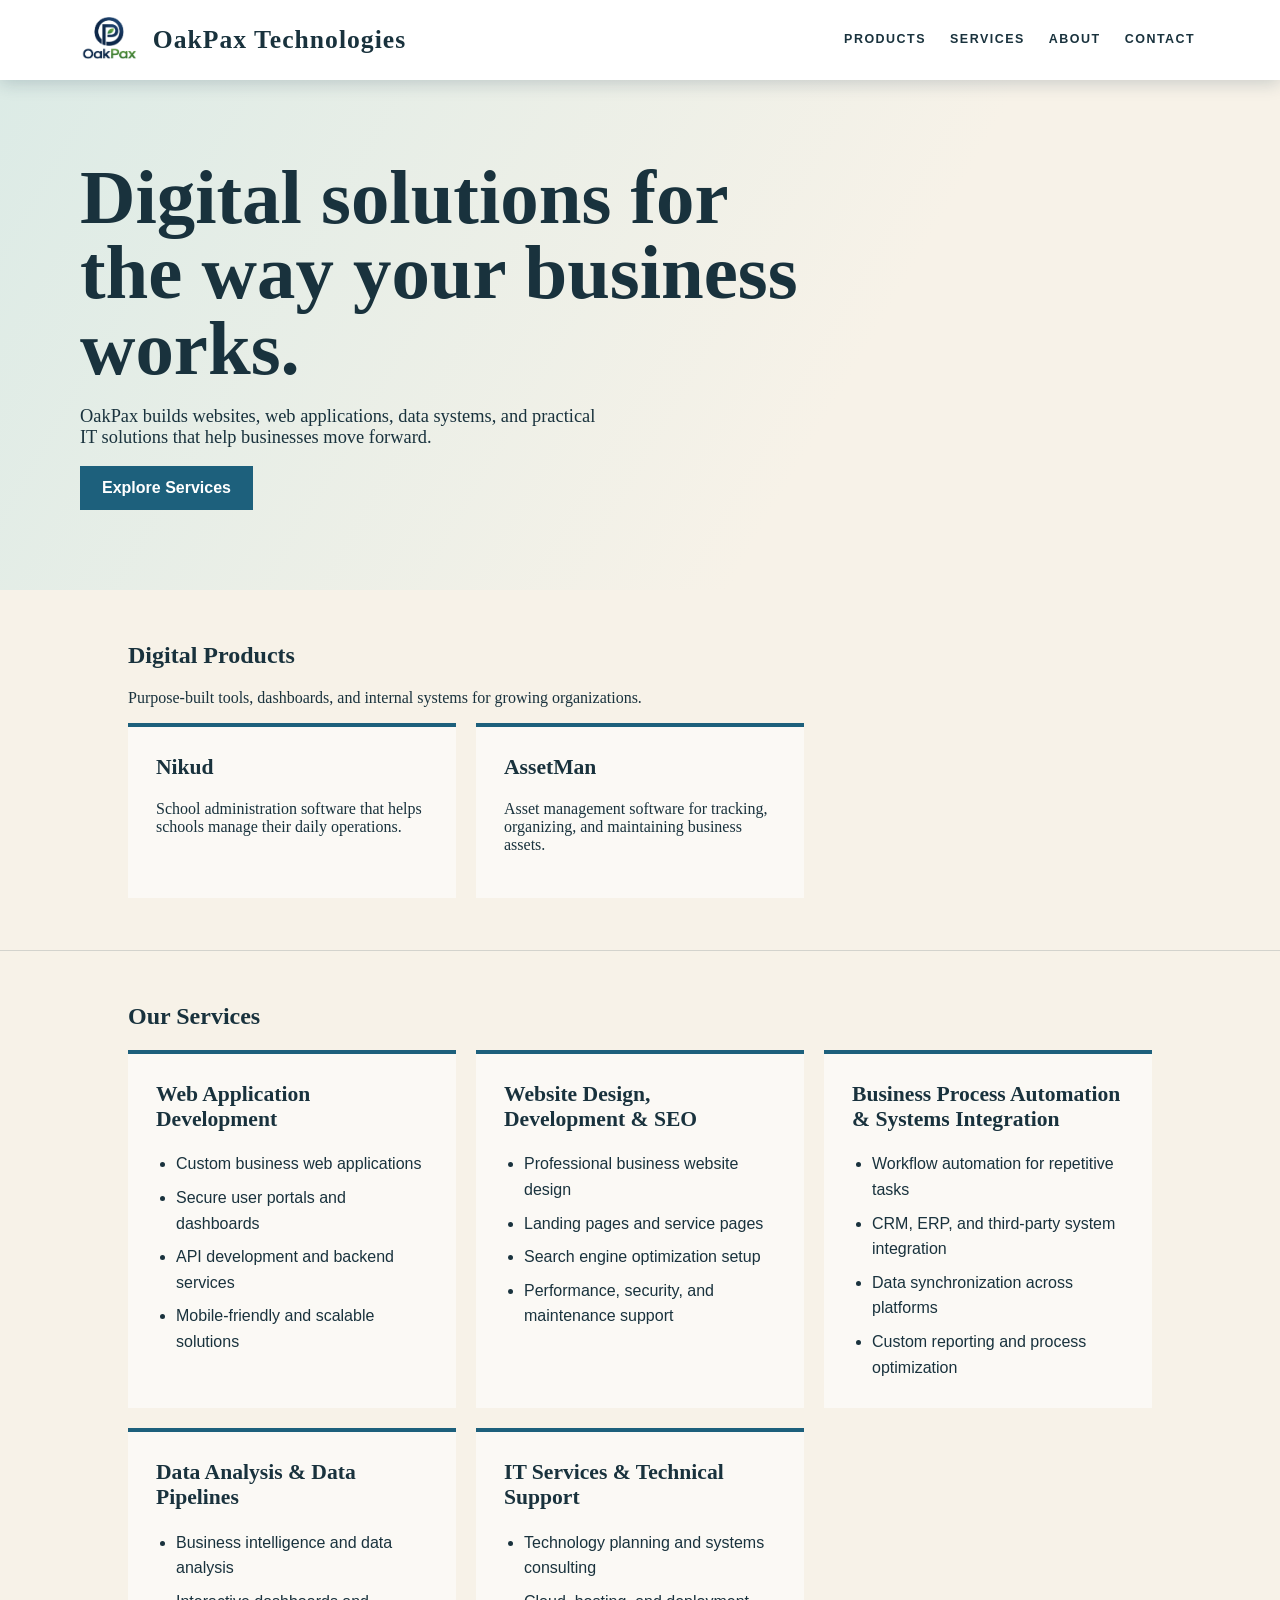
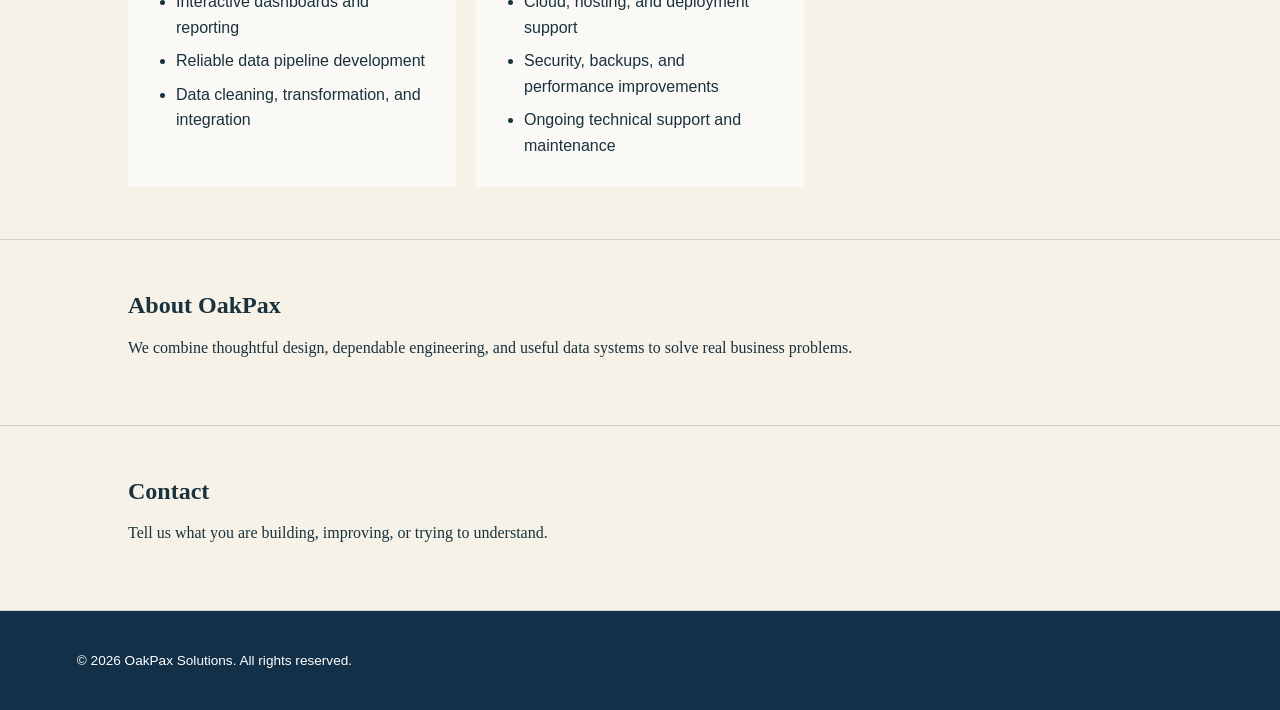
<file: index.html>
﻿<!DOCTYPE html>
<html lang="en">
<head>
    <meta charset="UTF-8">
    <meta name="viewport" content="width=device-width, initial-scale=1.0">
    <title>OakPax | Web & Mobile Apps &amp; IT Services</title>
    <link rel="stylesheet" href="styles.css">
</head>
<body>

    <header>
        <div class="header-brand">
            <a class="logo-link" href="#hero" aria-label="Go to OakPax home">
                <img class="site-logo" src="assets/icons/logo.png" alt="OakPax Technologies logo">
            </a>
            <h1>OakPax Technologies</h1>
        </div>
        <nav class="menu-grid desktop-menu" aria-label="Primary navigation">
            <a href="#products">Products</a>
            <a href="#services">Services</a>
            <a href="#about">About</a>
            <a href="#contact">Contact</a>
        </nav>
        <details class="mobile-menu">
            <summary>Menu</summary>
            <nav class="menu-grid" aria-label="Mobile navigation">
                <a href="#products">Products</a>
                <a href="#services">Services</a>
                <a href="#about">About</a>
                <a href="#contact">Contact</a>
            </nav>
        </details>
    </header>

    <section id="hero">
        <h2>Digital solutions for the way your business works.</h2>
        <p>OakPax builds websites, web applications, data systems, and practical IT solutions that help businesses move forward.</p>
        <a class="hero-action" href="#services">Explore Services</a>
    </section>

    <section id="products">
        <h2>Digital Products</h2>
        <p>Purpose-built tools, dashboards, and internal systems for growing organizations.</p>
        <div class="service-grid">
            <article class="service-card">
                <h3>Nikud</h3>
                <p>School administration software that helps schools manage their daily operations.</p>
            </article>

            <article class="service-card">
                <h3>AssetMan</h3>
                <p>Asset management software for tracking, organizing, and maintaining business assets.</p>
            </article>
        </div>
    </section>

    <section id="services">
        <h2>Our Services</h2>
        <div class="service-grid">
            <article class="service-card">
                <h3>Web Application Development</h3>
                <ul>
                    <li>Custom business web applications</li>
                    <li>Secure user portals and dashboards</li>
                    <li>API development and backend services</li>
                    <li>Mobile-friendly and scalable solutions</li>
                </ul>
            </article>

            <article class="service-card">
                <h3>Website Design, Development &amp; SEO</h3>
                <ul>
                    <li>Professional business website design</li>
                    <li>Landing pages and service pages</li>
                    <li>Search engine optimization setup</li>
                    <li>Performance, security, and maintenance support</li>
                </ul>
            </article>

            <article class="service-card">
                <h3>Business Process Automation &amp; Systems Integration</h3>
                <ul>
                    <li>Workflow automation for repetitive tasks</li>
                    <li>CRM, ERP, and third-party system integration</li>
                    <li>Data synchronization across platforms</li>
                    <li>Custom reporting and process optimization</li>
                </ul>
            </article>

            <article class="service-card">
                <h3>Data Analysis &amp; Data Pipelines</h3>
                <ul>
                    <li>Business intelligence and data analysis</li>
                    <li>Interactive dashboards and reporting</li>
                    <li>Reliable data pipeline development</li>
                    <li>Data cleaning, transformation, and integration</li>
                </ul>
            </article>

            <article class="service-card">
                <h3>IT Services &amp; Technical Support</h3>
                <ul>
                    <li>Technology planning and systems consulting</li>
                    <li>Cloud, hosting, and deployment support</li>
                    <li>Security, backups, and performance improvements</li>
                    <li>Ongoing technical support and maintenance</li>
                </ul>
            </article>
        </div>
    </section>

    <section id="about">
        <h2>About OakPax</h2>
        <p>We combine thoughtful design, dependable engineering, and useful data systems to solve real business problems.</p>
    </section>

    <section id="contact">
        <h2>Contact</h2>
        <p>Tell us what you are building, improving, or trying to understand.</p>
    </section>

    <footer>
        <p>© 2026 OakPax Solutions. All rights reserved.</p>
    </footer>

    <script src="script.js"></script>
</body>
</html>
</file>
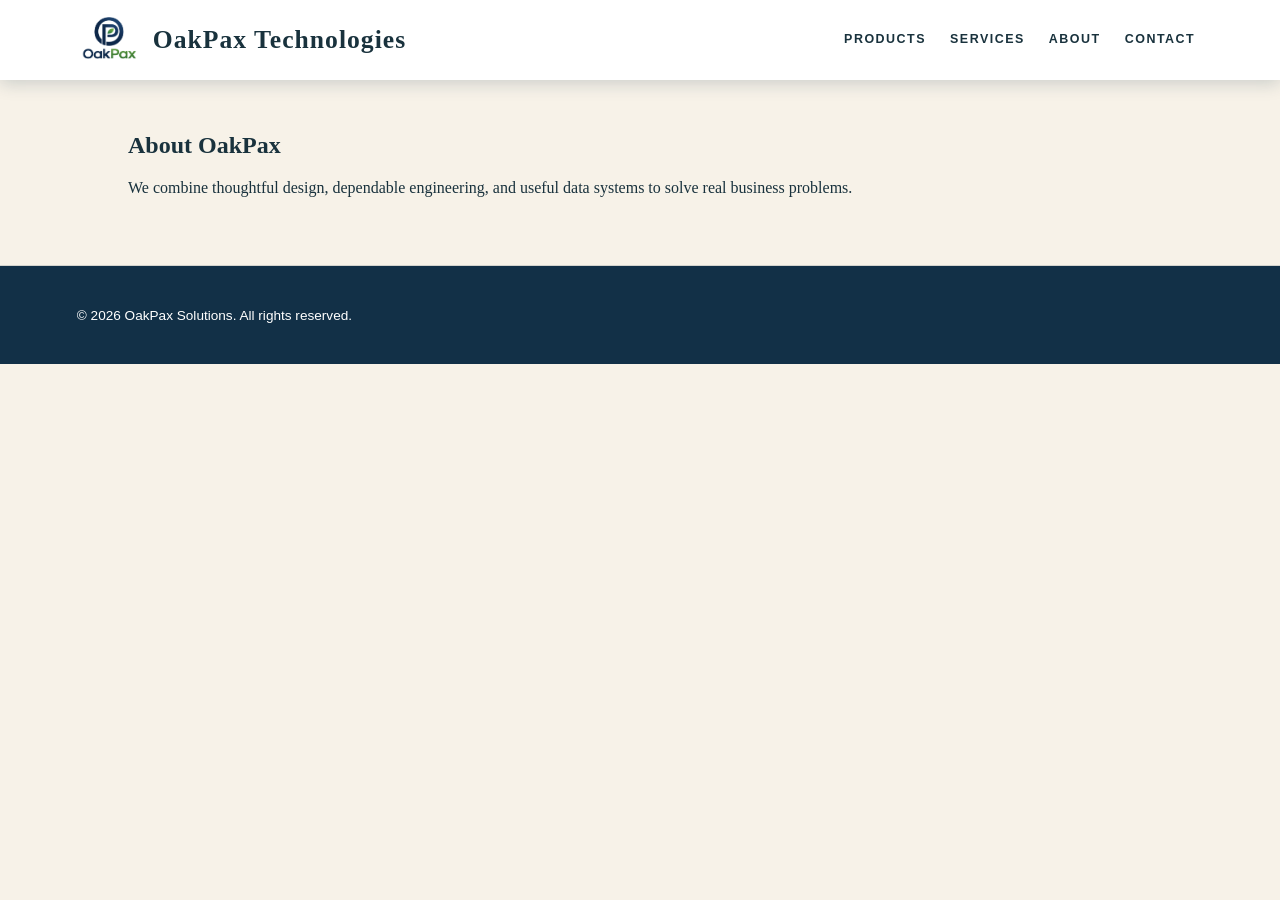
<file: about.html>
<!DOCTYPE html>
<html lang="en">
<head>
    <meta charset="UTF-8">
    <meta name="viewport" content="width=device-width, initial-scale=1.0">
    <title>OakPax | About</title>
    <link rel="stylesheet" href="styles.css">
</head>
<body>

    <header>
        <div class="header-brand">
            <a class="logo-link" href="index.html#hero" aria-label="Go to OakPax home">
                <img class="site-logo" src="assets/icons/logo.png" alt="OakPax Technologies logo">
            </a>
            <h1>OakPax Technologies</h1>
        </div>
        <nav class="menu-grid desktop-menu" aria-label="Primary navigation">
            <a href="products.html">Products</a>
            <a href="services.html">Services</a>
            <a href="about.html">About</a>
            <a href="contact.html">Contact</a>
        </nav>
        <details class="mobile-menu">
            <summary>Menu</summary>
            <nav class="menu-grid" aria-label="Mobile navigation">
                <a href="products.html">Products</a>
                <a href="services.html">Services</a>
                <a href="about.html">About</a>
                <a href="contact.html">Contact</a>
            </nav>
        </details>
    </header>

    <main>
        <section>
            <h2>About OakPax</h2>
            <p>We combine thoughtful design, dependable engineering, and useful data systems to solve real business problems.</p>
        </section>
    </main>

    <footer>
        <p>&copy; 2026 OakPax Solutions. All rights reserved.</p>
    </footer>

    <script src="script.js"></script>
</body>
</html>
</file>
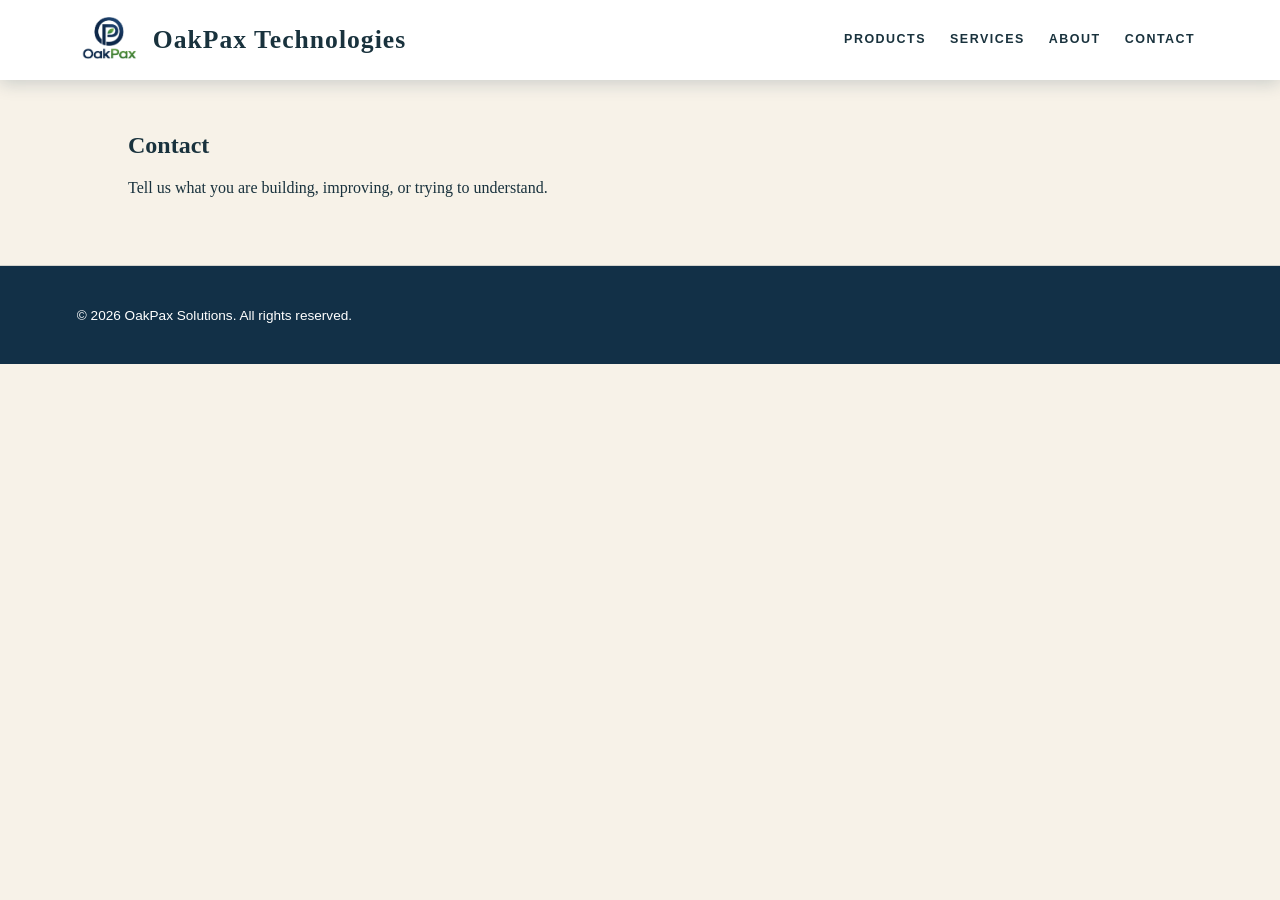
<file: contact.html>
<!DOCTYPE html>
<html lang="en">
<head>
    <meta charset="UTF-8">
    <meta name="viewport" content="width=device-width, initial-scale=1.0">
    <title>OakPax | Contact</title>
    <link rel="stylesheet" href="styles.css">
</head>
<body>

    <header>
        <div class="header-brand">
            <a class="logo-link" href="index.html#hero" aria-label="Go to OakPax home">
                <img class="site-logo" src="assets/icons/logo.png" alt="OakPax Technologies logo">
            </a>
            <h1>OakPax Technologies</h1>
        </div>
        <nav class="menu-grid desktop-menu" aria-label="Primary navigation">
            <a href="products.html">Products</a>
            <a href="services.html">Services</a>
            <a href="about.html">About</a>
            <a href="contact.html">Contact</a>
        </nav>
        <details class="mobile-menu">
            <summary>Menu</summary>
            <nav class="menu-grid" aria-label="Mobile navigation">
                <a href="products.html">Products</a>
                <a href="services.html">Services</a>
                <a href="about.html">About</a>
                <a href="contact.html">Contact</a>
            </nav>
        </details>
    </header>

    <main>
        <section>
            <h2>Contact</h2>
            <p>Tell us what you are building, improving, or trying to understand.</p>
        </section>
    </main>

    <footer>
        <p>&copy; 2026 OakPax Solutions. All rights reserved.</p>
    </footer>

    <script src="script.js"></script>
</body>
</html>
</file>
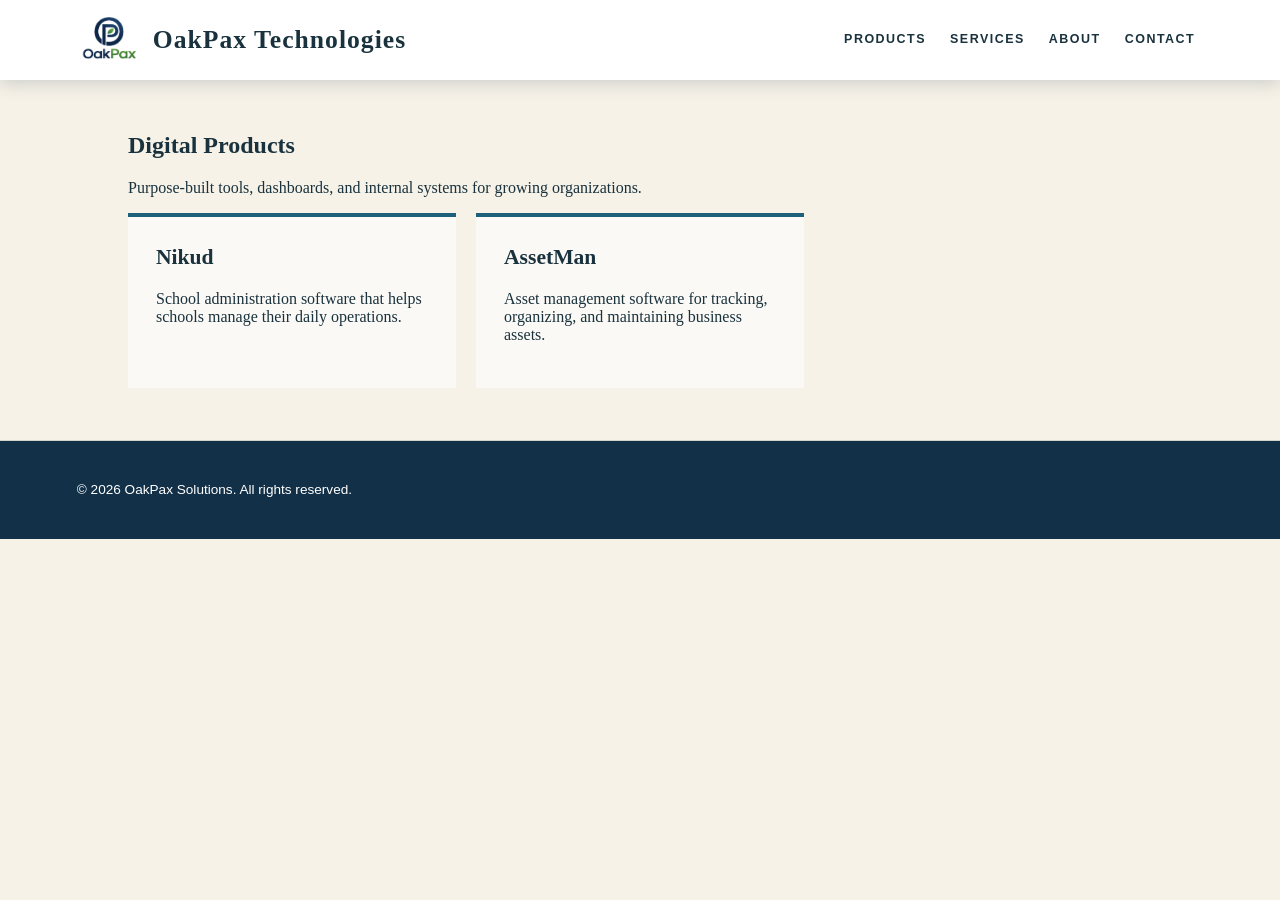
<file: products.html>
<!DOCTYPE html>
<html lang="en">
<head>
    <meta charset="UTF-8">
    <meta name="viewport" content="width=device-width, initial-scale=1.0">
    <title>OakPax | Products</title>
    <link rel="stylesheet" href="styles.css">
</head>
<body>

    <header>
        <div class="header-brand">
            <a class="logo-link" href="index.html#hero" aria-label="Go to OakPax home">
                <img class="site-logo" src="assets/icons/logo.png" alt="OakPax Technologies logo">
            </a>
            <h1>OakPax Technologies</h1>
        </div>
        <nav class="menu-grid desktop-menu" aria-label="Primary navigation">
            <a href="products.html">Products</a>
            <a href="services.html">Services</a>
            <a href="about.html">About</a>
            <a href="contact.html">Contact</a>
        </nav>
        <details class="mobile-menu">
            <summary>Menu</summary>
            <nav class="menu-grid" aria-label="Mobile navigation">
                <a href="products.html">Products</a>
                <a href="services.html">Services</a>
                <a href="about.html">About</a>
                <a href="contact.html">Contact</a>
            </nav>
        </details>
    </header>

    <main>
        <section>
            <h2>Digital Products</h2>
            <p>Purpose-built tools, dashboards, and internal systems for growing organizations.</p>
            <div class="service-grid">
                <article class="service-card">
                    <h3>Nikud</h3>
                    <p>School administration software that helps schools manage their daily operations.</p>
                </article>

                <article class="service-card">
                    <h3>AssetMan</h3>
                    <p>Asset management software for tracking, organizing, and maintaining business assets.</p>
                </article>
            </div>
        </section>
    </main>

    <footer>
        <p>&copy; 2026 OakPax Solutions. All rights reserved.</p>
    </footer>

    <script src="script.js"></script>
</body>
</html>
</file>
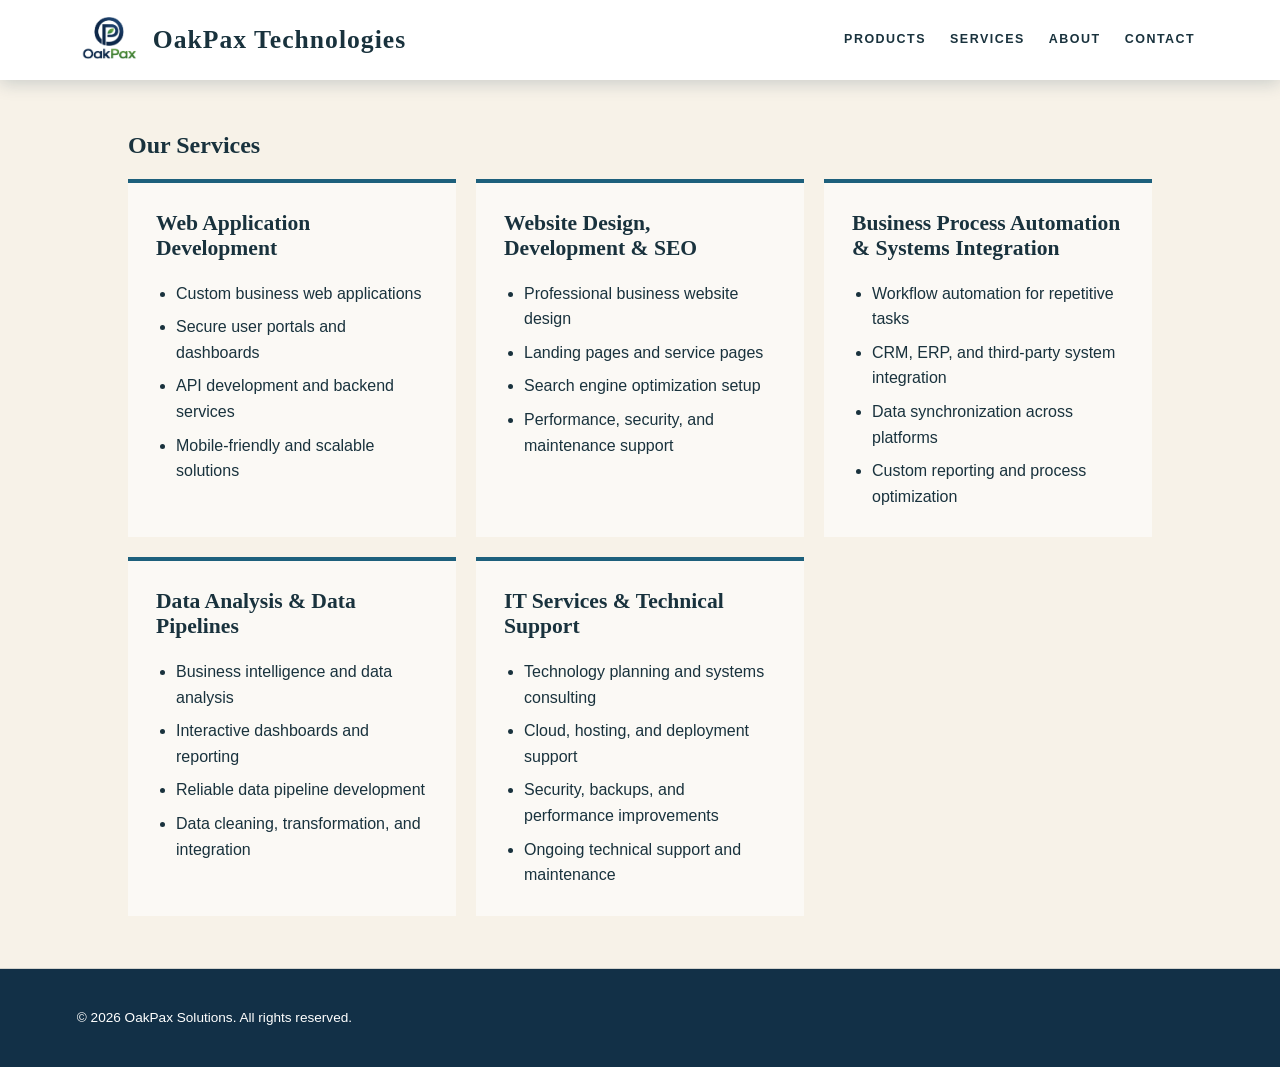
<file: services.html>
<!DOCTYPE html>
<html lang="en">
<head>
    <meta charset="UTF-8">
    <meta name="viewport" content="width=device-width, initial-scale=1.0">
    <title>OakPax | Services</title>
    <link rel="stylesheet" href="styles.css">
</head>
<body>

    <header>
        <div class="header-brand">
            <a class="logo-link" href="index.html#hero" aria-label="Go to OakPax home">
                <img class="site-logo" src="assets/icons/logo.png" alt="OakPax Technologies logo">
            </a>
            <h1>OakPax Technologies</h1>
        </div>
        <nav class="menu-grid desktop-menu" aria-label="Primary navigation">
            <a href="products.html">Products</a>
            <a href="services.html">Services</a>
            <a href="about.html">About</a>
            <a href="contact.html">Contact</a>
        </nav>
        <details class="mobile-menu">
            <summary>Menu</summary>
            <nav class="menu-grid" aria-label="Mobile navigation">
                <a href="products.html">Products</a>
                <a href="services.html">Services</a>
                <a href="about.html">About</a>
                <a href="contact.html">Contact</a>
            </nav>
        </details>
    </header>

    <main>
        <section>
            <h2>Our Services</h2>
            <div class="service-grid">
                <article class="service-card">
                    <h3>Web Application Development</h3>
                    <ul>
                        <li>Custom business web applications</li>
                        <li>Secure user portals and dashboards</li>
                        <li>API development and backend services</li>
                        <li>Mobile-friendly and scalable solutions</li>
                    </ul>
                </article>

                <article class="service-card">
                    <h3>Website Design, Development &amp; SEO</h3>
                    <ul>
                        <li>Professional business website design</li>
                        <li>Landing pages and service pages</li>
                        <li>Search engine optimization setup</li>
                        <li>Performance, security, and maintenance support</li>
                    </ul>
                </article>

                <article class="service-card">
                    <h3>Business Process Automation &amp; Systems Integration</h3>
                    <ul>
                        <li>Workflow automation for repetitive tasks</li>
                        <li>CRM, ERP, and third-party system integration</li>
                        <li>Data synchronization across platforms</li>
                        <li>Custom reporting and process optimization</li>
                    </ul>
                </article>

                <article class="service-card">
                    <h3>Data Analysis &amp; Data Pipelines</h3>
                    <ul>
                        <li>Business intelligence and data analysis</li>
                        <li>Interactive dashboards and reporting</li>
                        <li>Reliable data pipeline development</li>
                        <li>Data cleaning, transformation, and integration</li>
                    </ul>
                </article>

                <article class="service-card">
                    <h3>IT Services &amp; Technical Support</h3>
                    <ul>
                        <li>Technology planning and systems consulting</li>
                        <li>Cloud, hosting, and deployment support</li>
                        <li>Security, backups, and performance improvements</li>
                        <li>Ongoing technical support and maintenance</li>
                    </ul>
                </article>
            </div>
        </section>
    </main>

    <footer>
        <p>&copy; 2026 OakPax Solutions. All rights reserved.</p>
    </footer>

    <script src="script.js"></script>
</body>
</html>
</file>
<file: styles.css>
:root {
    --navy: #123047;
    --blue: #1d607c;
    --cream: #f7f2e8;
    --gold: #e7b85c;
    --ink: #19323d;
    --line: rgba(25, 50, 61, 0.16);
}

* {
    box-sizing: border-box;
}

html {
    scroll-behavior: smooth;
}

body {
    margin: 0;
    color: var(--ink);
    font-family: Georgia, "Times New Roman", serif;
    background: var(--cream);
}

header {
    position: sticky;
    top: 0;
    z-index: 10;
    display: flex;
    gap: 16px;
    align-items: center;
    justify-content: space-between;
    padding: 8px clamp(24px, 6vw, 96px);
    color: var(--ink);
    background: white;
    box-shadow: 0 4px 16px rgba(18, 48, 71, 0.18);
}

.header-brand {
    display: flex;
    flex-shrink: 0;
    align-items: center;
    gap: 12px;
}

.logo-link {
    display: flex;
}

.mobile-menu {
    display: none;
}

.mobile-menu summary {
    display: none;
}

.site-logo {
    width: 64px;
    height: 64px;
    object-fit: contain;
}

header h1 {
    margin: 0;
    font-size: clamp(1.25rem, 2vw, 1.75rem);
    letter-spacing: 0.04em;
}

.menu-grid {
    display: flex;
    align-items: center;
    gap: 8px;
    margin-left: auto;
}

.menu-grid a {
    padding: 6px 8px;
    color: var(--ink);
    font-family: Arial, sans-serif;
    font-size: 0.78rem;
    font-weight: 700;
    letter-spacing: 0.12em;
    text-align: center;
    text-decoration: none;
    text-transform: uppercase;
    border-bottom: 2px solid transparent;
    transition: color 160ms ease, border-color 160ms ease;
}

.menu-grid a:hover,
.menu-grid a:focus-visible {
    color: var(--gold);
    border-color: var(--gold);
    outline: none;
}

#hero {
    min-height: 200px;
    padding: clamp(40px, 14vw, 80px) clamp(12px, 10vw, 80px);
    background: linear-gradient(120deg, #dcebe6, #f7f2e8 65%);
}

#hero h2 {
    max-width: 720px;
    margin: 0 0 20px;
    font-size: clamp(2.4rem, 6vw, 5.5rem);
    line-height: 0.98;
}

#hero p {
    max-width: 520px;
    font-size: 1.15rem;
}

.hero-action {
    display: inline-block;
    padding: 13px 22px;
    color: white;
    font-family: Arial, sans-serif;
    font-weight: 700;
    background: var(--blue);
    border: 0;
    text-decoration: none;
}

section:not(#hero) {
    min-height: 180px;
    padding: 52px clamp(24px, 10vw, 160px);
    border-bottom: 1px solid var(--line);
}

section h2 {
    margin-top: 0;
}

.service-grid {
    display: grid;
    grid-template-columns: repeat(12, minmax(0, 1fr));
    gap: 20px;
}

.service-card {
    grid-column: span 4;
    padding: 28px;
    background: rgba(255, 255, 255, 0.58);
    border-top: 4px solid var(--blue);
}

.service-card h3 {
    margin: 0 0 20px;
    font-size: 1.35rem;
    line-height: 1.15;
}

.service-card ul {
    margin: 0;
    padding-left: 20px;
    font-family: Arial, sans-serif;
    line-height: 1.6;
}

.service-card li + li {
    margin-top: 8px;
}

footer {
    padding: 28px clamp(24px, 6vw, 96px);
    color: white;
    font-family: Arial, sans-serif;
    font-size: 0.85rem;
    background: var(--navy);
}

@media (max-width: 760px) {
    header {
        padding: 8px 16px;
    }

    .site-logo {
        width: 48px;
        height: 48px;
    }

    header h1 {
        font-size: 1.15rem;
    }

    .mobile-menu {
        position: relative;
        display: block;
        margin-left: auto;
    }

    .desktop-menu {
        display: none;
    }

    .mobile-menu summary {
        display: block;
        padding: 8px 10px;
        color: var(--ink);
        font-family: Arial, sans-serif;
        font-size: 0.78rem;
        font-weight: 700;
        letter-spacing: 0.12em;
        text-transform: uppercase;
        cursor: pointer;
    }

    .mobile-menu .menu-grid {
        position: absolute;
        top: calc(100% + 8px);
        right: 0;
        display: none;
        flex-direction: column;
        align-items: stretch;
        gap: 0;
        width: min(220px, calc(100vw - 32px));
        padding: 8px;
        background: white;
        box-shadow: 0 4px 16px rgba(18, 48, 71, 0.18);
    }

    .mobile-menu[open] .menu-grid {
        display: flex;
    }

    .mobile-menu .menu-grid a {
        padding: 12px;
        text-align: left;
    }

    .service-card {
        grid-column: span 6;
    }
}

@media (max-width: 420px) {
    #hero {
        padding: 56px 24px;
    }

    #hero h2 {
        font-size: 2.5rem;
    }

    section:not(#hero) {
        padding: 40px 24px;
    }

    .service-card {
        grid-column: 1 / -1;
    }
}
</file>
